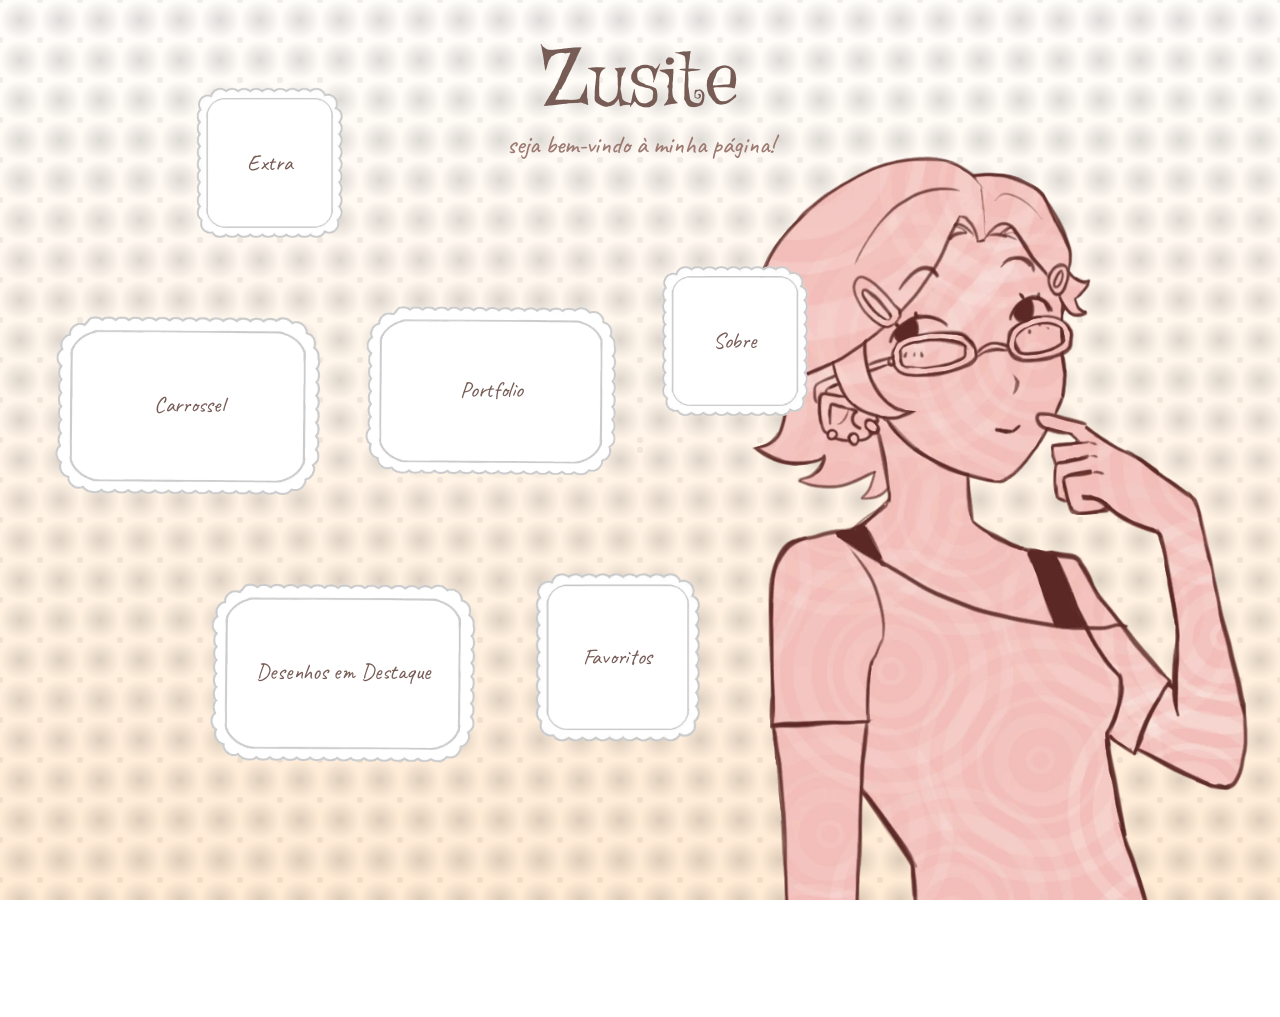
<file: index.html>
<!DOCTYPE html>
<html>

<head>
<title>Site Zucco</title>
<link rel="stylesheet" href="estilos/estilos.css">
<link rel="stylesheet" href="estilos/home.css">
<link rel="icon" href="imagens/euzita 2.0.png">
<link rel="preconnect" href="https://fonts.googleapis.com">
<link href="https://fonts.googleapis.com/css2?family=Caveat:wght@500&family=Griffy&display=swap" rel="stylesheet">
</head>

<body class="home">

<div class="home-container">

  <div class="home-title">
    <h1>Zusite</h1>
    <p>seja bem-vindo à minha página!</p>
  </div>

  <div class="home-cards">
    <a href="https://www.behance.net/gabrielroiffz" target="_blank" class="home-card card-caixa2 card-extra">Extra</a>
    <a href="galeria/index.html" class="home-card card-carrossel">Carrossel</a>
    <a href="https://almondine-trader-a14.notion.site/Gabriela-Zucco-Portfolio-de-Design-3171c2d2d8e6805d87d8d5f72cb59fcf" target="_blank" class="home-card card-portfolio">Portfolio</a>
    <div class="home-card card-caixa2 card-sobre">Sobre</div>
    <div class="home-card card-desenhos">Desenhos em Destaque</div>
    <a href="faves/index.html" class="home-card card-caixa2 card-faves">Favoritos</a>
  </div>

  <img src="imagens/personagem.webp" class="char-img" alt="personagem">

</div>

<!-- Pop-up: Sobre (sai do lado do card "sobre") -->
<div class="modal-backdrop" id="modal-sobre" hidden>
  <div class="modal modal-sobre-box" role="dialog" aria-label="Sobre">
    <button class="modal-close" type="button" aria-label="Fechar">×</button>
    <img src="imagens/sobre.webp" alt="Sobre a Zucco" class="modal-img">
  </div>
</div>

<!-- Pop-up: Desenhos em destaque -->
<div class="modal-backdrop" id="modal-desenhos" hidden>
  <div class="modal modal-desenhos-box" role="dialog" aria-label="Desenhos em destaque">
    <button class="modal-close" type="button" aria-label="Fechar">×</button>
    <h2 class="modal-titulo">desenhos que fiz esse mês — junho 2026</h2>
    <div class="desenhos-grid">
      <img src="imagens/desenhos/desenhodestaque1.webp" alt="Desenho em destaque 1">
      <img src="imagens/desenhos/desenhodestaque2.webp" alt="Desenho em destaque 2">
    </div>
  </div>
</div>

<script src="efeitos.js"></script>
</body>
</html>
</file>
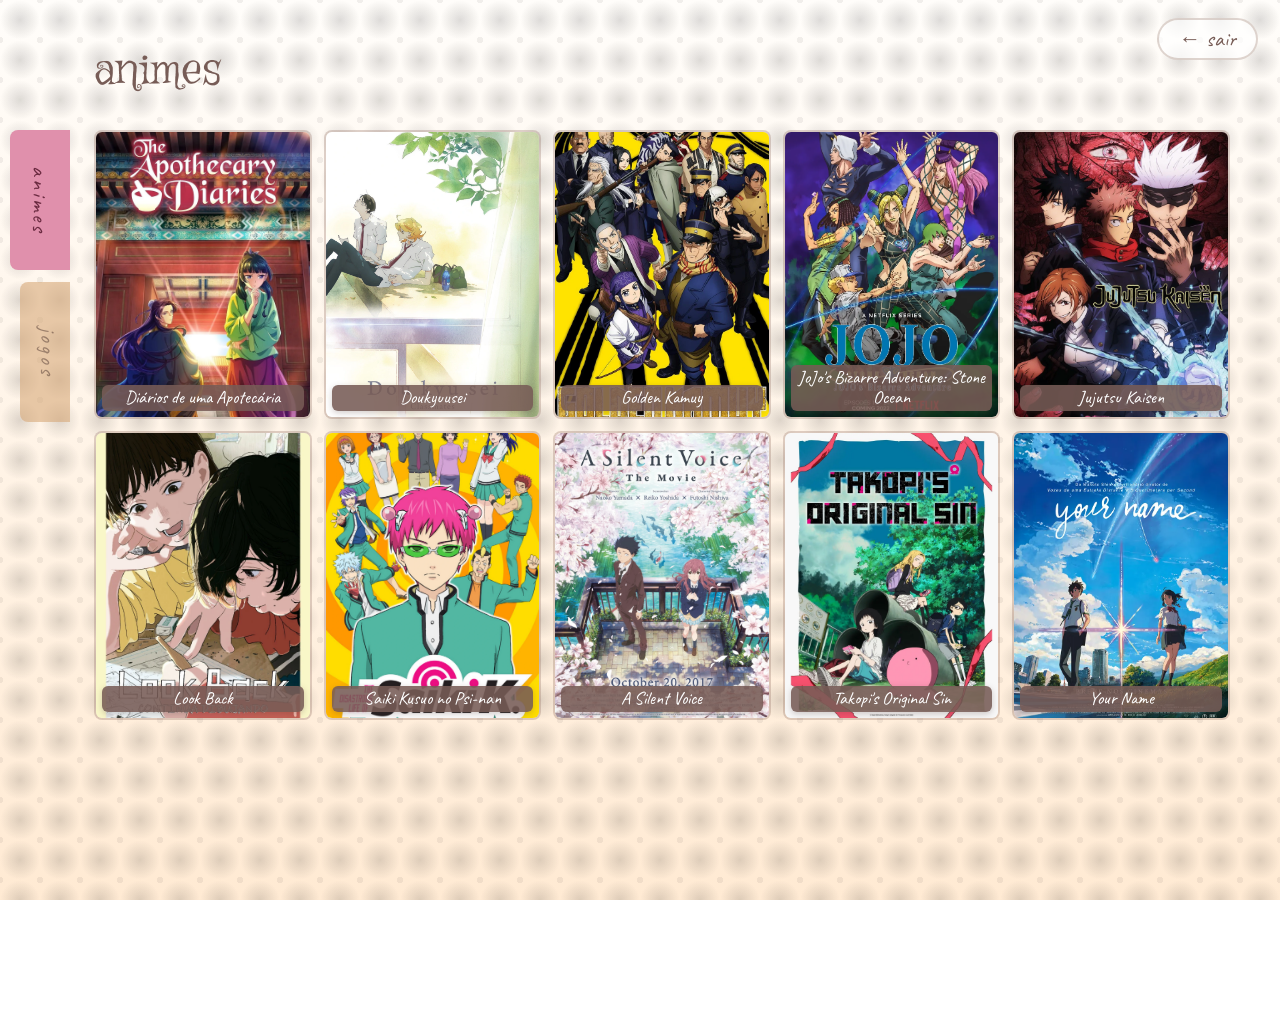
<file: faves/index.html>
<!DOCTYPE html>
<html>

<head>
<title>Faves — Site Zucco</title>
<link rel="stylesheet" href="../estilos/estilos.css">
<link rel="stylesheet" href="../estilos/faves.css">
<link rel="icon" href="../imagens/euzita 2.0.png">
<link rel="preconnect" href="https://fonts.googleapis.com">
<link href="https://fonts.googleapis.com/css2?family=Caveat:wght@500&family=Griffy&display=swap" rel="stylesheet">
</head>

<body class="faves-body">

<a href="../index.html" class="btn-sair">← sair</a>

<div class="faves-layout">

  <!-- Marca-páginas laterais -->
  <aside class="bookmarks-sidebar">
    <button class="bookmark-tab bookmark-animes active" onclick="trocarSecao('animes', this)">animes</button>
    <button class="bookmark-tab bookmark-jogos"         onclick="trocarSecao('jogos',  this)">jogos</button>
  </aside>

  <!-- Conteúdo principal -->
  <main class="faves-main">

    <h1 class="faves-title" id="faves-titulo">animes</h1>

    <section class="faves-section" id="animes">
      <div class="faves-grid">
        <div class="fave-card"><img src="../imagens/fotos%20anime/apotecaria.webp" alt="Diários de uma Apotecária"><span class="fave-nome">Diários de uma Apotecária</span></div>
        <div class="fave-card"><img src="../imagens/fotos%20anime/doukyuusei.webp" alt="Doukyuusei"><span class="fave-nome">Doukyuusei</span></div>
        <div class="fave-card"><img src="../imagens/fotos%20anime/goldenkamuy.webp" alt="Golden Kamuy"><span class="fave-nome">Golden Kamuy</span></div>
        <div class="fave-card"><img src="../imagens/fotos%20anime/jojo.webp" alt="JoJo's Bizarre Adventure: Stone Ocean"><span class="fave-nome">JoJo's Bizarre Adventure: Stone Ocean</span></div>
        <div class="fave-card"><img src="../imagens/fotos%20anime/jujutsu.webp" alt="Jujutsu Kaisen"><span class="fave-nome">Jujutsu Kaisen</span></div>
        <div class="fave-card"><img src="../imagens/fotos%20anime/lookback.webp" alt="Look Back"><span class="fave-nome">Look Back</span></div>
        <div class="fave-card"><img src="../imagens/fotos%20anime/saiki.webp" alt="Saiki Kusuo no Psi-nan"><span class="fave-nome">Saiki Kusuo no Psi-nan</span></div>
        <div class="fave-card"><img src="../imagens/fotos%20anime/silentvoice.webp" alt="A Silent Voice"><span class="fave-nome">A Silent Voice</span></div>
        <div class="fave-card"><img src="../imagens/fotos%20anime/takopi.webp" alt="Takopi's Original Sin"><span class="fave-nome">Takopi's Original Sin</span></div>
        <div class="fave-card"><img src="../imagens/fotos%20anime/yourname.webp" alt="Your Name"><span class="fave-nome">Your Name</span></div>
      </div>
    </section>

    <section class="faves-section" id="jogos" hidden>
      <div class="faves-grid">
        <div class="fave-card"><img src="../imagens/fotos%20jogos/botw.webp" alt="Zelda: Breath of the Wild"><span class="fave-nome">Zelda: Breath of the Wild</span></div>
        <div class="fave-card"><img src="../imagens/fotos%20jogos/danganronpa.webp" alt="Danganronpa 2"><span class="fave-nome">Danganronpa 2</span></div>
        <div class="fave-card"><img src="../imagens/fotos%20jogos/deltarune.png" alt="Deltarune"><span class="fave-nome">Deltarune</span></div>
        <div class="fave-card"><img src="../imagens/fotos%20jogos/genshin.webp" alt="Genshin Impact"><span class="fave-nome">Genshin Impact</span></div>
        <div class="fave-card"><img src="../imagens/fotos%20jogos/hsr.webp" alt="Honkai: Star Rail"><span class="fave-nome">Honkai: Star Rail</span></div>
        <div class="fave-card"><img src="../imagens/fotos%20jogos/omori.webp" alt="Omori"><span class="fave-nome">Omori</span></div>
        <div class="fave-card"><img src="../imagens/fotos%20jogos/splatoon.webp" alt="Splatoon 2"><span class="fave-nome">Splatoon 2</span></div>
        <div class="fave-card"><img src="../imagens/fotos%20jogos/totk.webp" alt="Zelda: Tears of the Kingdom"><span class="fave-nome">Zelda: Tears of the Kingdom</span></div>
        <div class="fave-card"><img src="../imagens/fotos%20jogos/yakuza0.webp" alt="Yakuza 0"><span class="fave-nome">Yakuza 0</span></div>
        <div class="fave-card"><img src="../imagens/fotos%20jogos/yakuza3.webp" alt="Yakuza 3"><span class="fave-nome">Yakuza 3</span></div>
      </div>
    </section>

  </main>
</div>

<script>
function trocarSecao(nome, btn) {
  document.querySelectorAll('.faves-section').forEach(s => { s.hidden = true; s.classList.remove('is-entering'); });
  document.querySelectorAll('.bookmark-tab').forEach(b => b.classList.remove('active'));
  const sec = document.getElementById(nome);
  sec.hidden = false;
  void sec.offsetWidth; // força reflow pra reiniciar a animação de entrada
  sec.classList.add('is-entering');
  btn.classList.add('active');
  document.getElementById('faves-titulo').textContent = nome;
}
</script>
<script src="../efeitos.js"></script>

</body>
</html>
</file>
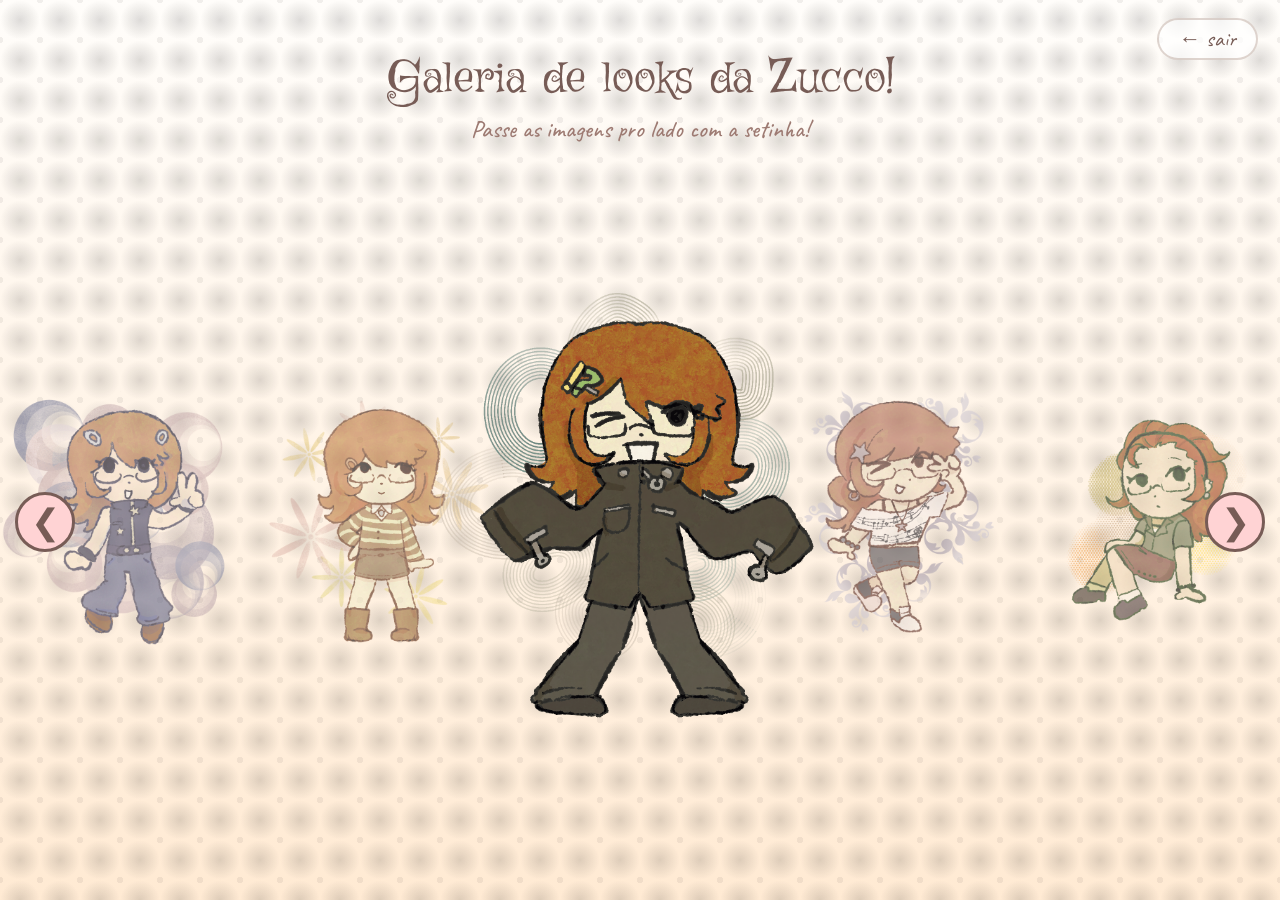
<file: galeria/index.html>
<!DOCTYPE html>
<html>

<head>
<title>Galeria — Site Zucco</title>
<link rel="stylesheet" href="../estilos/estilos.css">
<link rel="icon" href="../imagens/euzita 2.0.png">
<link rel="preconnect" href="https://fonts.googleapis.com">
<link href="https://fonts.googleapis.com/css2?family=Caveat:wght@500&family=Griffy&display=swap" rel="stylesheet">

</head>

<body>

<a href="../index.html" class="btn-sair">← sair</a>

<h1 class="titulo">Galeria de looks da Zucco!</h1>
<p class="subtitulo">Passe as imagens pro lado com a setinha!</p>

<div class="carrossel">

<button class="prev">❮</button>

<div class="imagens">

<img src="../imagens/jaqueta-jeans.png">
<img src="../imagens/cardigan.png">
<img src="../imagens/coat.png">
<img src="../imagens/musica.png">
<img src="../imagens/formal.png">

</div>

<button class="next">❯</button>

</div>

<script src="../script.js"></script>
<script src="../efeitos.js"></script>
</body>
</html>
</file>
<file: estilos/estilos.css>
/* ── polimento global (transições + animações compartilhadas) ── */
html { scroll-behavior: smooth; }

/* fade-in da página ao carregar (funciona mesmo sem JS) */
body { animation: pageIn 0.4s ease both; }
@keyframes pageIn { from { opacity: 0; } to { opacity: 1; } }

/* fade-out ao navegar (classe adicionada por efeitos.js) */
body.is-leaving { animation: none; opacity: 0; transition: opacity 0.25s ease; }

/* sobe + aparece — usado em entradas */
@keyframes fadeUp {
  from { opacity: 0; translate: 0 16px; }
  to   { opacity: 1; translate: 0 0; }
}

/* pop-in dos cards: opacidade + escala independente */
@keyframes cardIn {
  from { opacity: 0; scale: 0.92; }
  to   { opacity: 1; scale: 1; }
}

/* respeita quem prefere menos movimento */
@media (prefers-reduced-motion: reduce) {
  html { scroll-behavior: auto; }
  *, *::before, *::after {
    animation: none !important;
    transition: none !important;
    translate: none !important;
    scale: none !important;
  }
  body { opacity: 1 !important; }
}

.titulo{
text-align:center;
font-family:'Griffy', 'Caveat', cursive;
color: #775c56;
font-weight: 400;
font-size:46px;
margin-top:48px;
margin-bottom:0;
}

.subtitulo{
text-align:center;
font-family:'Caveat', cursive;
color: #9d7a72;
font-weight:500;
font-size:24px;
margin-top:4px;
}

body{
margin:0;
min-height:100vh;
background:
radial-gradient(circle at center, rgba(30, 30, 30, 0.15), rgba(61, 56, 56, 0) 70%),
radial-gradient(circle, rgba(53, 48, 48, 0.07) 3px, transparent 3px) 0 0/40px 40px,
radial-gradient(circle, rgba(57, 52, 52, 0.07) 3px, transparent 3px) 20px 20px/40px 40px,
linear-gradient(180deg,#fffdfa,#ffead3);
background-size:40px 40px, 100% 100%;
background-attachment:fixed;
display:flex;
flex-direction:column;
align-items: center;
height:100vh;
margin:0px;
}

.carrossel{
display:flex;
align-items:center;
justify-content:center;
align-self:stretch;
position:relative;
padding:20px 0;
flex:1;            /* ocupa o espaço abaixo do texto e centraliza a imagem ampliada */
min-height:0;
}

.prev, .next{
position:absolute;
top:50%;
transform:translateY(-50%);
z-index:2;
}

.prev{ left:15px; }
.next{ right:15px; }

.imagens{
display:flex;
gap:15px;
}

.imagens img{
width:clamp(60px, 19vw, 300px);
height:clamp(60px, 19vw, 300px);
object-fit:cover;
opacity:0.6;
transform:scale(1.3);
transition:0.4s;
}

.imagens img.ativa{
opacity:1;
transform:scale(2.3);
}

.subtitulo{
margin-bottom:0;
}

/* entrada da galeria */
.carrossel{ animation: fadeUp 0.6s ease 0.25s both; }

/* ── botão sair (páginas internas) ───────────────── */
.btn-sair {
  position: fixed;
  top: 18px;
  right: 22px;
  z-index: 50;
  font-family: 'Caveat', cursive;
  font-size: 22px;
  color: #775c56;
  background: rgba(255, 255, 255, 0.7);
  border: 2px solid rgba(150, 115, 100, 0.3);
  border-radius: 22px;
  padding: 5px 20px;
  text-decoration: none;
  cursor: pointer;
  backdrop-filter: blur(2px);
  transition: transform 0.2s, background 0.2s, box-shadow 0.2s;
  animation: fadeUp 0.5s ease both;
}
.btn-sair:hover {
  transform: scale(1.05);
  background: rgba(255, 255, 255, 0.95);
  box-shadow: 0 4px 12px rgba(160, 100, 70, 0.22);
}

button{
color: #775c56;
width: 60px;
height: 60px;
font-size: 35px;
border-style:solid;
border-width: 0.2ch;
border-color: #775c56;
border-radius: 10ch;
background:#ffd3d4;
cursor:pointer;
}
</file>
<file: estilos/home.css>
body.home {
  display: block;
  position: relative;
  overflow: hidden;
  height: 100vh;
}

.home-container {
  position: relative;
  width: 100vw;
  height: 100vh;
}

/* wrapper dos cards: escala o conjunto inteiro como grupo
   (sizes + espaçamentos crescem juntos) e desloca pra direita */
.home-cards {
  position: absolute;
  inset: 0;
  transform: translate(6%, 8%) scale(1.1);
  transform-origin: center;
  /* botões acima da personagem (char-img é z-index 0) */
  z-index: 2;
  /* parallax do mouse (efeitos.js define --px/--py) */
  translate: var(--px, 0) var(--py, 0);
  transition: translate 0.3s ease;
}

/* ── título do site (sobre a personagem) ─────────── */
.home-title {
  position: absolute;
  top: 5%;
  left: 0;
  right: 0;
  z-index: 3;
  text-align: center;
  pointer-events: none;
  animation: pageIn 0.7s ease 0.1s both;
}

.home-title h1 {
  margin: 0;
  font-family: 'Griffy', 'Caveat', cursive;
  font-weight: 400;
  font-size: clamp(40px, 6vw, 96px);
  color: #775c56;
  line-height: 1;
}

.home-title p {
  margin: 6px 0 0;
  font-family: 'Caveat', cursive;
  font-weight: 500;
  font-size: clamp(18px, 2vw, 30px);
  color: #9d7a72;
}

.home-card {
  position: absolute;
  background-image: url('../imagens/box.webp');
  background-size: 100% 100%;
  background-repeat: no-repeat;
  background-color: transparent;
  border: none;
  border-radius: 0;
  display: flex;
  align-items: center;
  justify-content: center;
  text-align: center;
  font-family: 'Caveat', cursive;
  font-size: clamp(15px, 1.6vw, 30px);
  color: #775c56;
  cursor: pointer;
  text-decoration: none;
  line-height: 1.15;
  padding: 1.5% 3%;
  box-sizing: border-box;
  overflow: hidden;
  z-index: 1;
  transition: transform 0.25s cubic-bezier(.34,1.56,.64,1), filter 0.25s;
  /* entrada só com fade (opacity) — sem scale/translate, que faziam as
     bordas dos cards "subirem" ao crescer a cada reload. */
  animation: pageIn 0.55s ease var(--in-delay, 0s) both;
}

/* stagger da entrada */
.home-cards .home-card:nth-child(1) { --in-delay: 0.05s; }
.home-cards .home-card:nth-child(2) { --in-delay: 0.12s; }
.home-cards .home-card:nth-child(3) { --in-delay: 0.19s; }
.home-cards .home-card:nth-child(4) { --in-delay: 0.26s; }
.home-cards .home-card:nth-child(5) { --in-delay: 0.33s; }
.home-cards .home-card:nth-child(6) { --in-delay: 0.40s; }

.home-card:hover {
  transform: scale(1.06) rotate(-1deg);
  filter: drop-shadow(0 8px 18px rgba(160, 100, 70, 0.35)) brightness(1.04);
  z-index: 2;
}

/* MIX de caixas:
   - box.webp     → paisagem, razão 825/560 = 1.473  (carrossel, sobre, desenhos)
   - caixa-2.webp → ~quadrada, razão 464/478 = 0.971  (extra, portfolio, faves)
   Para os quadrados mantemos a MESMA altura do landscape e só estreitamos
   a largura (h × 0.971), evitando sobreposição. */
.card-caixa2 {
  background-image: url('../imagens/caixa-2.webp');
}

.card-extra {
  left: 13%;
  top: 6%;
  width: 10.54vw;
  height: 10.86vw;
}

.card-carrossel {
  left: 3%;
  top: 29%;
  width: 19vw;
  height: 12.90vw;
}

.card-portfolio {
  left: 25%;
  top: 28%;
  width: 18vw;
  height: 12.22vw;
}

.card-sobre {
  left: 46%;
  top: 24%;
  width: 10.54vw;
  height: 10.86vw;
}

.card-desenhos {
  left: 14%;
  top: 56%;
  width: 19vw;
  height: 12.90vw;
}

.card-faves {
  left: 37%;
  top: 55%;
  width: 11.87vw;
  height: 12.22vw;
}

.char-img {
  position: absolute;
  right: 0;
  bottom: 0;
  height: 100%;
  width: auto;
  pointer-events: none;
  z-index: 0;
  /* parallax inverso pra dar profundidade */
  translate: var(--cx, 0) var(--cy, 0);
  transition: translate 0.3s ease;
}

/* ── pop-ups (modais) ─────────────────────────────── */
.modal-backdrop {
  position: fixed;
  inset: 0;
  z-index: 100;
  display: flex;
  justify-content: center;
  align-items: flex-start;
  padding: 28px;
  box-sizing: border-box;
  overflow-y: auto;
  background: rgba(60, 45, 40, 0.45);
  backdrop-filter: blur(3px);
  animation: pageIn 0.25s ease both;
}
.modal-backdrop[hidden] { display: none; }

.modal {
  position: relative;
  margin: auto; /* centraliza quando cabe; rola quando é alto demais */
  background: linear-gradient(180deg, #fffdfa, #ffead3);
  border: 3px solid #775c56;
  border-radius: 16px;
  padding: 18px;
  box-shadow: 0 18px 50px rgba(80, 55, 50, 0.35);
  max-width: min(680px, 92vw);
  overflow: visible; /* não corta o botão de fechar */
}

.modal-img { display: block; width: 100%; height: auto; border-radius: 8px; }

.modal-close {
  position: absolute;
  top: -14px;
  right: -14px;
  width: 36px;
  height: 36px;
  padding: 0;
  display: flex;
  align-items: center;
  justify-content: center;
  font-family: Arial, sans-serif;
  font-size: 22px;
  font-weight: 400;
  line-height: 1;
  border: 2px solid #775c56;
  border-radius: 50%;
  background: #ffd3d4;
  color: #775c56;
  cursor: pointer;
  z-index: 3;
  box-shadow: 0 3px 8px rgba(80, 55, 50, 0.3);
  transition: transform 0.2s, background 0.2s;
}
.modal-close:hover { transform: scale(1.12); background: #ffc0c2; }

/* sobre: a própria imagem já é a caixa — sem moldura do modal */
.modal-sobre-box {
  background: none;
  border: none;
  padding: 0;
  box-shadow: none;
  overflow: visible;
  transform-origin: left center;
  animation: sobreOut 0.4s cubic-bezier(.34, 1.45, .64, 1) both;
}
.modal-sobre-box .modal-img {
  border-radius: 12px;
  filter: drop-shadow(0 18px 40px rgba(80, 55, 50, 0.4));
}
@keyframes sobreOut {
  from { opacity: 0; translate: -40px 0; scale: 0.55; }
  to   { opacity: 1; translate: 0 0;     scale: 1; }
}

/* desenhos em destaque */
.modal-desenhos-box {
  max-width: min(760px, 94vw);
  animation: fadeUp 0.4s ease both;
}
.modal-titulo {
  font-family: 'Griffy', 'Caveat', cursive;
  font-weight: 400;
  color: #775c56;
  font-size: clamp(22px, 3vw, 34px);
  text-align: center;
  margin: 4px 0 16px;
  text-transform: lowercase;
}
.desenhos-grid {
  display: grid;
  grid-template-columns: repeat(2, 1fr);
  gap: 14px;
  align-items: start;
}
.desenhos-grid img {
  width: 100%;
  height: auto;
  border-radius: 10px;
  border: 2px solid rgba(150, 115, 100, 0.3);
}

/* ── billzinhas (explosão ao clicar em "Extra") ───── */
.billzinha {
  position: fixed;
  top: 0;
  left: 0;
  z-index: 90;
  width: 46px;
  height: auto;
  pointer-events: none;
  will-change: transform, opacity;
}
</file>
<file: estilos/faves.css>
/* ── corpo ─────────────────────────────────────── */
body.faves-body {
  display: block;
  height: auto;
  min-height: 100vh;
  overflow-y: auto;
  align-items: unset;
}

/* ── layout principal ───────────────────────────── */
.faves-layout {
  display: flex;
  min-height: 100vh;
}

/* ── sidebar de marca-páginas ───────────────────── */
.bookmarks-sidebar {
  position: sticky;
  top: 0;
  height: 100vh;
  width: 70px;
  flex-shrink: 0;
  display: flex;
  flex-direction: column;
  align-items: flex-end;
  padding-top: 130px; /* alinha o topo das tabs com o topo da 1ª fileira de cards */
  gap: 12px;
}

.bookmark-tab {
  writing-mode: vertical-lr;
  padding: 20px 14px;
  width: 50px;
  min-height: 140px;
  border: none;
  font-family: 'Caveat', cursive;
  font-size: 22px;
  letter-spacing: 3px;
  cursor: pointer;
  border-radius: 8px 0 0 8px;
  transition: width 0.2s, opacity 0.2s;
  opacity: 0.6;
  animation: tabIn 0.5s ease both;
}
/* fade a partir de 0; o 'to' herda a opacidade natural (0.6/1) da tab */
@keyframes tabIn { from { opacity: 0; translate: -10px 0; } }
.bookmark-tab:nth-child(1) { animation-delay: 0.1s; }
.bookmark-tab:nth-child(2) { animation-delay: 0.2s; }

.bookmark-tab.active {
  width: 60px;
  opacity: 1;
}

.bookmark-tab:hover:not(.active) {
  opacity: 0.85;
  width: 55px;
}

/* cores individuais */
.bookmark-animes        { background: #e8b8c8; color: #6a2a40; }
.bookmark-animes.active { background: #e090ac; }

.bookmark-jogos         { background: #d8a878; color: #5a3318; }
.bookmark-jogos.active  { background: #c4824a; }

/* ── área de conteúdo ───────────────────────────── */
.faves-main {
  flex: 1;
  padding: 40px 50px 60px 24px;
  overflow-y: auto;
}

.faves-title {
  font-family: 'Griffy', 'Caveat', cursive;
  font-size: 46px;
  color: #775c56;
  margin: 0 0 28px;
  font-weight: 400;
  text-transform: lowercase;
}

/* ── grid de cards ─────────────────────────────── */
.faves-section[hidden] { display: none; }

.faves-grid {
  display: grid;
  grid-template-columns: repeat(5, 1fr);
  gap: 12px;
}

.fave-card {
  position: relative;
  aspect-ratio: 3 / 4;
  background: rgba(160, 130, 115, 0.13);
  border-radius: 8px;
  border: 2px solid rgba(150, 115, 100, 0.22);
  overflow: hidden;
  transition: transform 0.15s, box-shadow 0.2s, border-color 0.2s;
}

.fave-card img {
  width: 100%;
  height: 100%;
  object-fit: cover;
  display: block;
}

/* caixinha sobreposta na base do card com o nome */
.fave-nome {
  position: absolute;
  left: 6px;
  right: 6px;
  bottom: 6px;
  background: rgba(119, 92, 86, 0.88);
  color: #fff;
  font-family: 'Caveat', cursive;
  font-size: 18px;
  line-height: 1.1;
  text-align: center;
  padding: 3px 6px;
  border-radius: 6px;
  box-shadow: 0 2px 6px rgba(80, 55, 50, 0.25);
}

.fave-card:hover {
  transform: scale(1.03);
  border-color: rgba(150, 115, 100, 0.45);
  box-shadow: 0 8px 20px rgba(120, 90, 75, 0.18);
}

/* entrada dos cards no load e ao trocar de seção (.is-entering via JS) */
.faves-section:not([hidden]) .fave-card,
.faves-section.is-entering .fave-card {
  animation: fadeUp 0.45s ease both;
}
.faves-grid .fave-card:nth-child(1) { animation-delay: 0.02s; }
.faves-grid .fave-card:nth-child(2) { animation-delay: 0.06s; }
.faves-grid .fave-card:nth-child(3) { animation-delay: 0.10s; }
.faves-grid .fave-card:nth-child(4) { animation-delay: 0.14s; }
.faves-grid .fave-card:nth-child(5) { animation-delay: 0.18s; }
.faves-grid .fave-card:nth-child(6) { animation-delay: 0.22s; }
.faves-grid .fave-card:nth-child(7) { animation-delay: 0.26s; }
.faves-grid .fave-card:nth-child(8) { animation-delay: 0.30s; }
.faves-grid .fave-card:nth-child(9) { animation-delay: 0.34s; }
.faves-grid .fave-card:nth-child(10) { animation-delay: 0.38s; }
</file>
